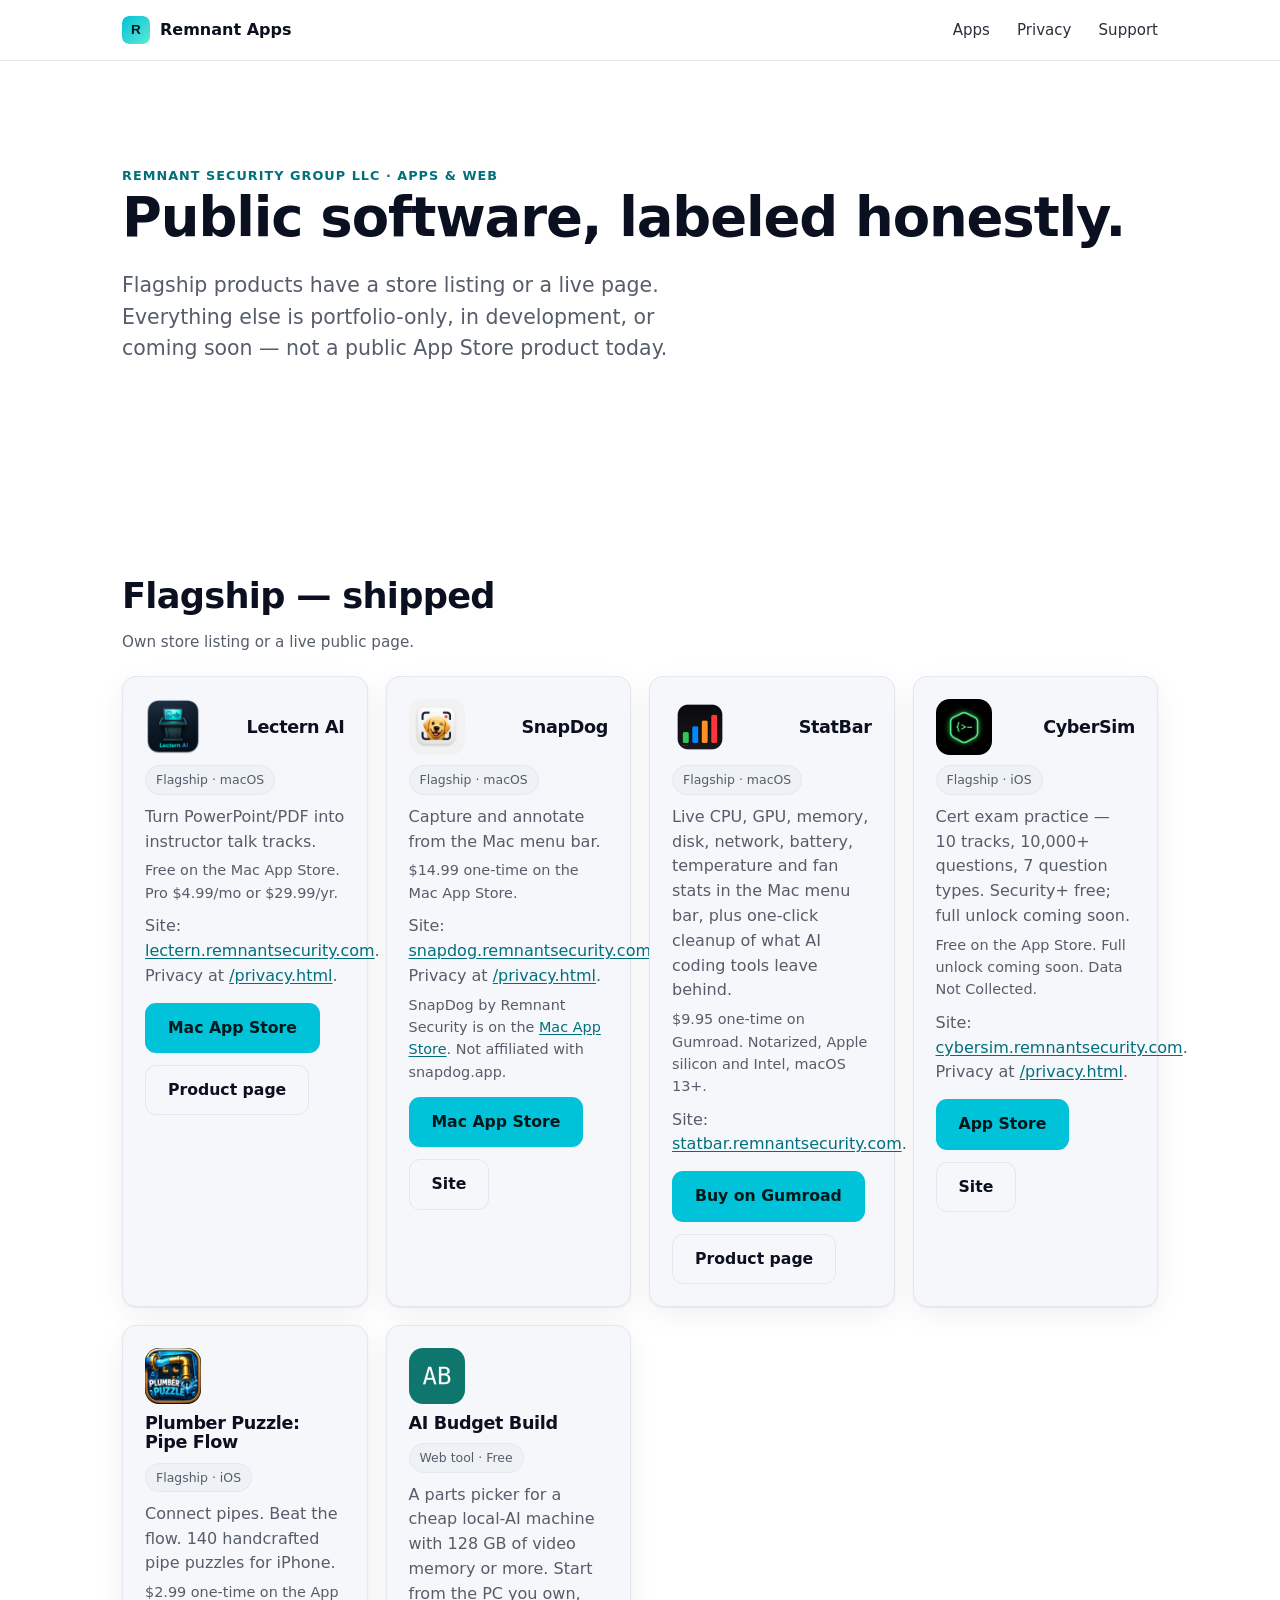
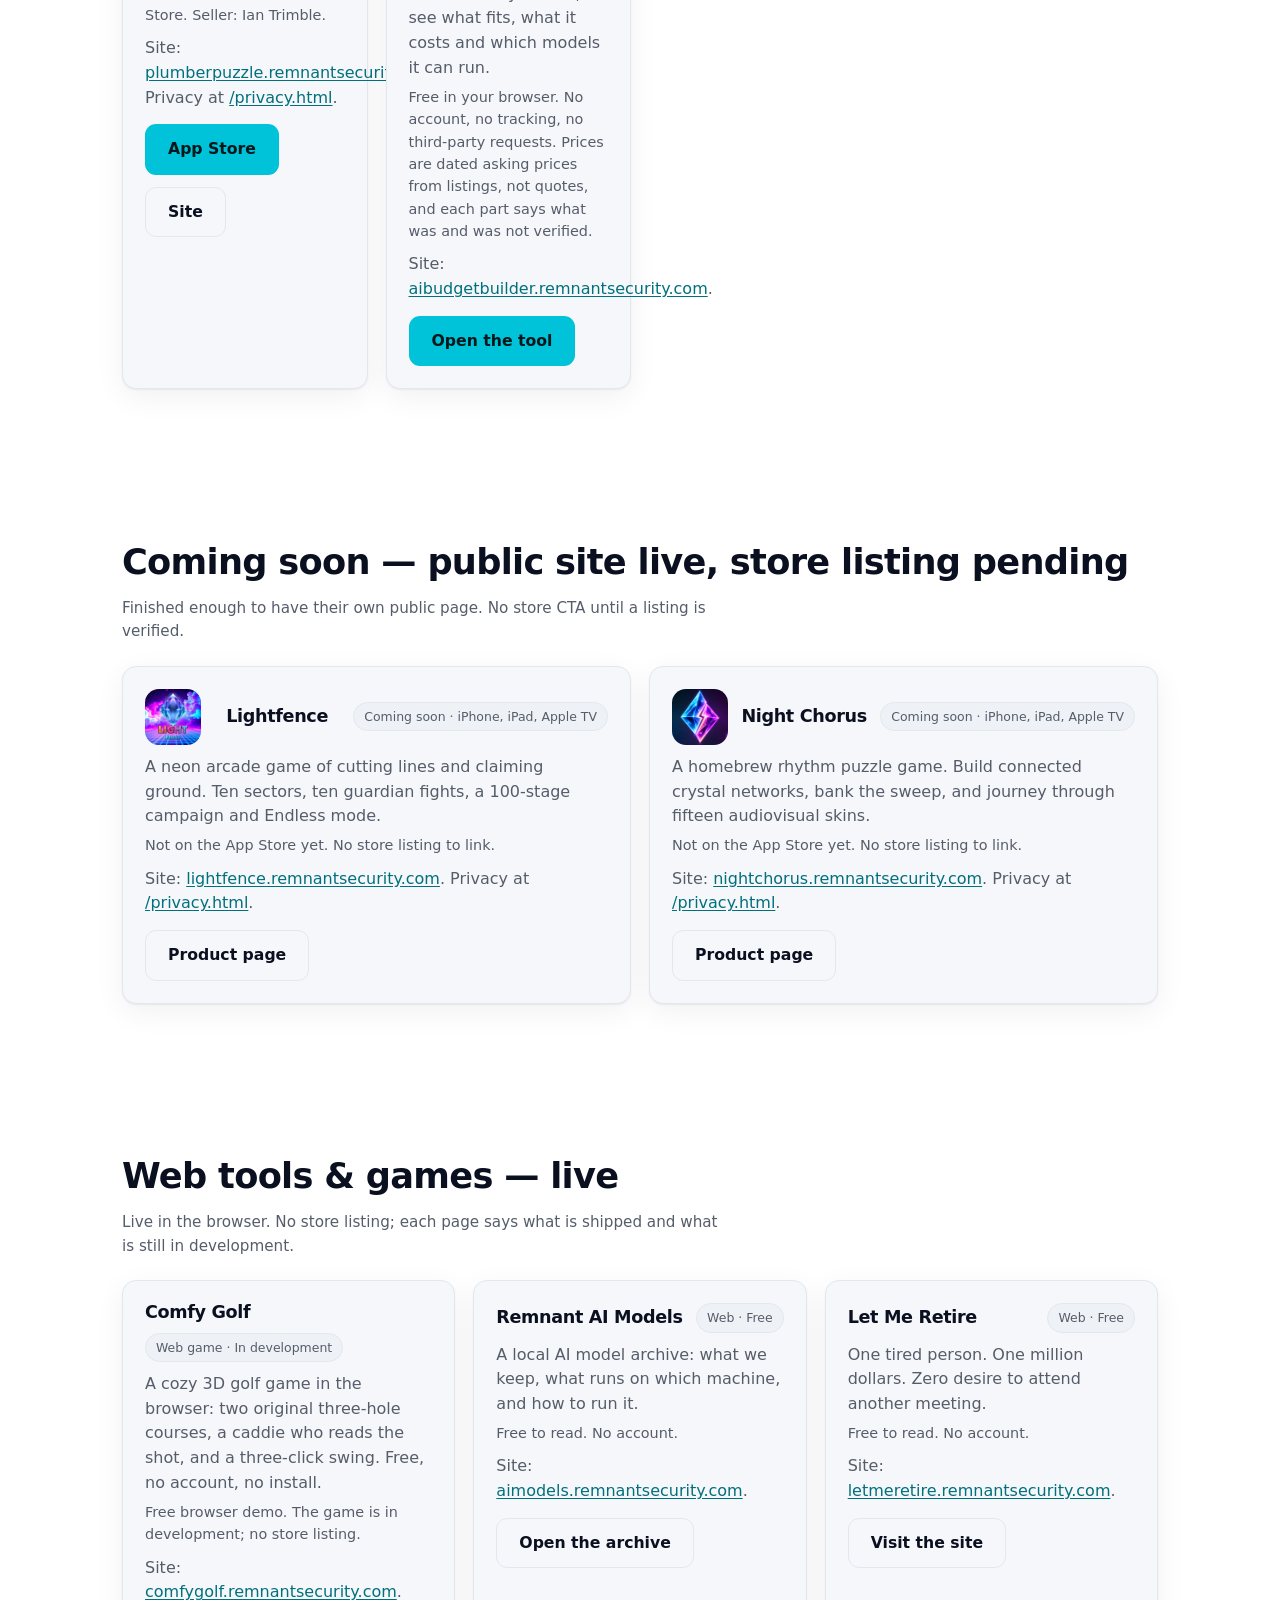
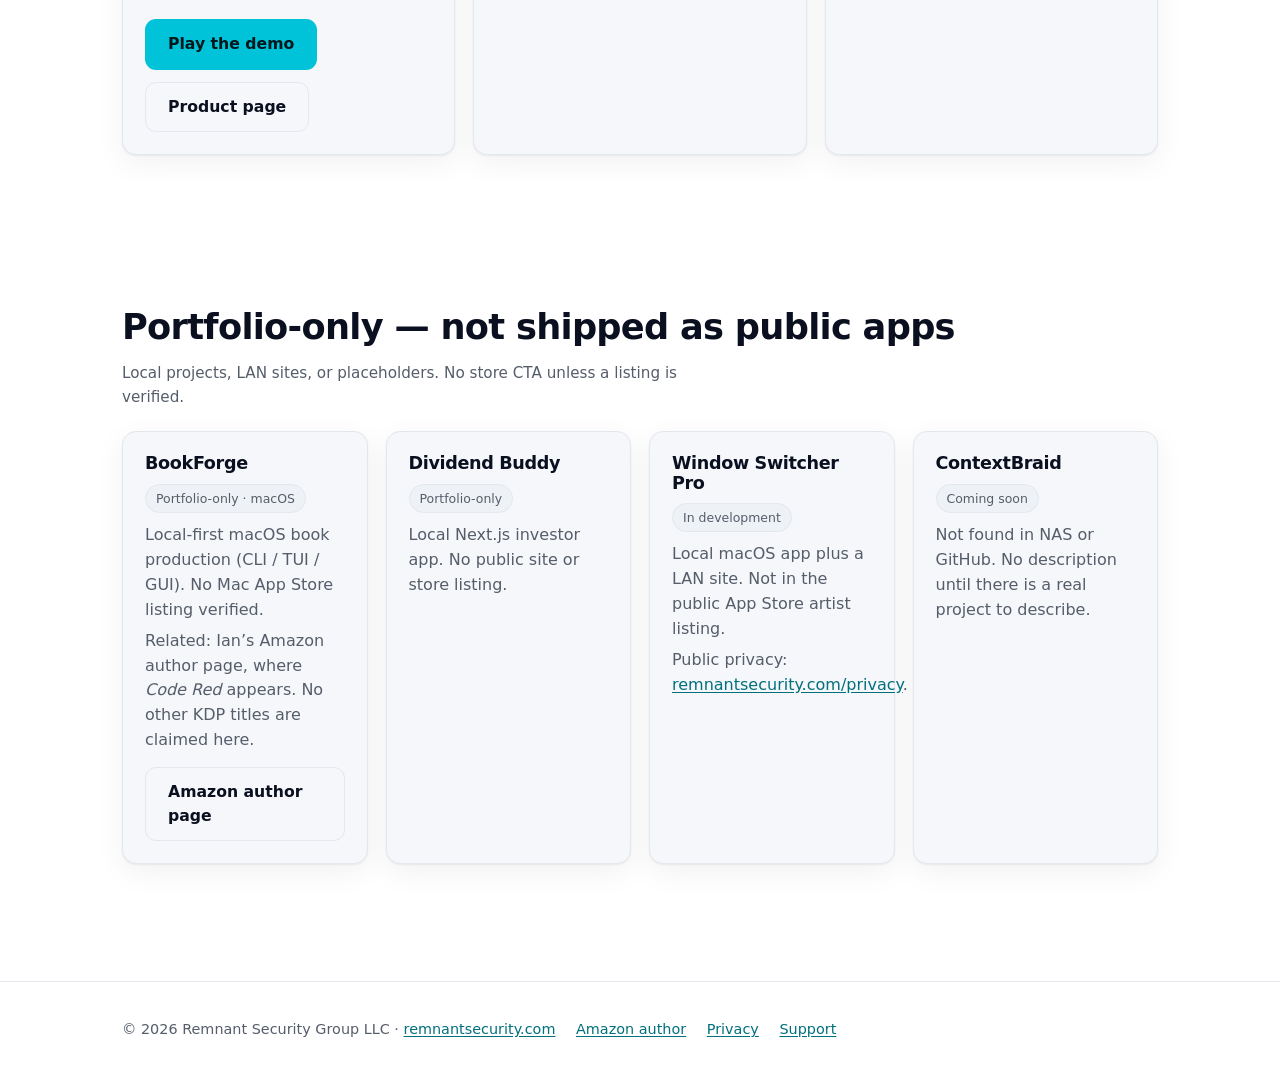
<file: index.html>
<!doctype html>
<html lang="en">
<head>
  <meta charset="utf-8">
  <meta name="viewport" content="width=device-width, initial-scale=1">
  <title>Remnant Security Apps &amp; Web — public software</title>
  <meta name="description" content="Public apps and web tools from Remnant Security Group LLC: Lectern AI, SnapDog, StatBar, CyberSim, Plumber Puzzle: Pipe Flow, Lightfence and Night Chorus, Comfy Golf, AI Budget Build, Remnant AI Models and Let Me Retire.">
  <link rel="canonical" href="https://apps.remnantsecurity.com/">
  <link rel="icon" href="/favicon.svg" type="image/svg+xml">
  <link rel="stylesheet" href="/styles.css">
  <style>:root{ --accent: #00C2D8; }</style>
  <style>
    .card-top { display:flex; align-items:center; justify-content:space-between; gap:10px; margin-bottom:10px; flex-wrap:wrap; }
    .card h3 { margin:0; }
    .card .meta { color:var(--muted); font-size:.9rem; margin:.35em 0 .7em; }
    .card .actions { margin-top:14px; }
    .note { color:var(--muted); font-size:.95rem; max-width:62ch; }
    .draft { margin:18px 0 0; padding:10px 14px; border:1px dashed var(--border); border-radius:10px; color:var(--muted); font-size:.88rem; }
  </style>
  <meta property="og:title" content="Remnant Security Apps &amp; Web — public software">
  <meta property="og:description" content="Public apps and web tools from Remnant Security Group LLC: Lectern AI, SnapDog, StatBar, CyberSim, Plumber Puzzle: Pipe Flow, Lightfence and Night Chorus, Comfy Golf, AI Budget Build, Remnant AI Models and Let Me Retire.">
  <meta property="og:image" content="https://apps.remnantsecurity.com/og-card.png">
  <meta property="og:image:width" content="1200">
  <meta property="og:image:height" content="630">
  <meta property="og:image:alt" content="Remnant Security Apps: Lectern, SnapDog, CyberSim, Pipe Flow.">
  <meta name="twitter:image" content="https://apps.remnantsecurity.com/og-card.png">
  <meta property="og:url" content="https://apps.remnantsecurity.com/">
  <meta name="twitter:card" content="summary_large_image">
</head>
<body>
  <nav class="nav"><div class="nav-inner">
    <a class="brand" href="/"><img src="/favicon.svg" alt="">Remnant Apps</a>
    <div class="links">
      <a href="/">Apps</a>
      <a href="/privacy.html">Privacy</a>
      <a href="/support.html">Support</a>
    </div>
  </div></nav>

  <header class="hero"><div class="wrap">
    <span class="eyebrow">Remnant Security Group LLC · Apps &amp; Web</span>
    <h1>Public software, labeled honestly.</h1>
    <p class="lead">Flagship products have a store listing or a live page. Everything else is portfolio-only, in development, or coming soon — not a public App Store product today.</p>
      </div></header>

  <section><div class="wrap">
    <h2>Flagship — shipped</h2>
    <p class="note">Own store listing or a live public page.</p>
    <div class="grid" style="margin-top:22px">

      <article class="card">
        <div class="card-top">
          <img src="/icons/lectern.png" alt="" width="56" height="56" style="border-radius:14px;flex:0 0 auto">
          <h3>Lectern AI</h3>
          <span class="badge">Flagship · macOS</span>
        </div>
        <p>Turn PowerPoint/PDF into instructor talk tracks.</p>
        <p class="meta">Free on the Mac App Store. Pro $4.99/mo or $29.99/yr.</p>
        <p>Site: <a href="https://lectern.remnantsecurity.com/">lectern.remnantsecurity.com</a>. Privacy at <a href="https://lectern.remnantsecurity.com/privacy.html">/privacy.html</a>.</p>
        <div class="actions">
          <a class="button primary" href="https://apps.apple.com/us/app/lectern-ai/id6761786041?mt=12">Mac App Store</a>
          <a class="button secondary" href="https://lectern.remnantsecurity.com/">Product page</a>
        </div>
      </article>

      <article class="card">
        <div class="card-top">
          <img src="/icons/snapdog.png" alt="" width="56" height="56" style="border-radius:14px;flex:0 0 auto">
          <h3>SnapDog</h3>
          <span class="badge">Flagship · macOS</span>
        </div>
        <p>Capture and annotate from the Mac menu bar.</p>
        <p class="meta">$14.99 one-time on the Mac App Store.</p>
        <p>Site: <a href="https://snapdog.remnantsecurity.com">snapdog.remnantsecurity.com</a>. Privacy at <a href="https://snapdog.remnantsecurity.com/privacy.html">/privacy.html</a>.</p>
        <p class="meta">SnapDog by Remnant Security is on the <a href="https://apps.apple.com/us/app/snapdog-capture-annotate/id6783121166?mt=12">Mac App Store</a>. Not affiliated with snapdog.app.</p>
        <div class="actions">
          <a class="button primary" href="https://apps.apple.com/us/app/snapdog-capture-annotate/id6783121166?mt=12">Mac App Store</a>
          <a class="button secondary" href="https://snapdog.remnantsecurity.com">Site</a>
        </div>
      </article>

      <article class="card">
        <div class="card-top">
          <img src="/icons/statbar.png" alt="" width="56" height="56" style="border-radius:14px;flex:0 0 auto">
          <h3>StatBar</h3>
          <span class="badge">Flagship · macOS</span>
        </div>
        <p>Live CPU, GPU, memory, disk, network, battery, temperature and fan stats in the Mac menu bar, plus one-click cleanup of what AI coding tools leave behind.</p>
        <p class="meta">$9.95 one-time on Gumroad. Notarized, Apple silicon and Intel, macOS 13+.</p>
        <p>Site: <a href="https://statbar.remnantsecurity.com/">statbar.remnantsecurity.com</a>.</p>
        <div class="actions">
          <a class="button primary" href="https://remnantsecurity.gumroad.com/l/statbar">Buy on Gumroad</a>
          <a class="button secondary" href="https://statbar.remnantsecurity.com/">Product page</a>
        </div>
      </article>


      <article class="card">
        <div class="card-top">
          <img src="/icons/cybersim.png" alt="" width="56" height="56" style="border-radius:14px;flex:0 0 auto">
          <h3>CyberSim</h3>
          <span class="badge">Flagship · iOS</span>
        </div>
        <p>Cert exam practice — 10 tracks, 10,000+ questions, 7 question types. Security+ free; full unlock coming soon.</p>
        <p class="meta">Free on the App Store. Full unlock coming soon. Data Not Collected.</p>
        <p>Site: <a href="https://cybersim.remnantsecurity.com/">cybersim.remnantsecurity.com</a>. Privacy at <a href="https://cybersim.remnantsecurity.com/privacy.html">/privacy.html</a>.</p>
        <div class="actions">
          <a class="button primary" href="https://apps.apple.com/us/app/cybersim-cert-exam-practice/id6762009652?ct=EXP-20260908-CYBERSIM-SITE-01">App Store</a>
          <a class="button secondary" href="https://cybersim.remnantsecurity.com/">Site</a>
        </div>
      </article>

      <article class="card">
        <div class="card-top">
          <img src="/icons/pipe-flow.png" alt="" width="56" height="56" style="border-radius:14px;flex:0 0 auto">
          <h3>Plumber Puzzle: Pipe Flow</h3>
          <span class="badge">Flagship · iOS</span>
        </div>
        <p>Connect pipes. Beat the flow. 140 handcrafted pipe puzzles for iPhone.</p>
        <p class="meta">$2.99 one-time on the App Store. Seller: Ian Trimble.</p>
        <p>Site: <a href="https://plumberpuzzle.remnantsecurity.com/">plumberpuzzle.remnantsecurity.com</a>. Privacy at <a href="https://plumberpuzzle.remnantsecurity.com/privacy.html">/privacy.html</a>.</p>
        <div class="actions">
          <a class="button primary" href="https://apps.apple.com/us/app/plumber-puzzle-pipe-flow/id6789703995">App Store</a>
          <a class="button secondary" href="https://plumberpuzzle.remnantsecurity.com/">Site</a>
        </div>
      </article>

      <article class="card">
        <div class="card-top">
          <img src="/icons/aibudgetbuild.png" alt="" width="56" height="56" style="border-radius:14px;flex:0 0 auto">
          <h3>AI Budget Build</h3>
          <span class="badge">Web tool · Free</span>
        </div>
        <p>A parts picker for a cheap local-AI machine with 128 GB of video memory or more. Start from the PC you own, see what fits, what it costs and which models it can run.</p>
        <p class="meta">Free in your browser. No account, no tracking, no third-party requests. Prices are dated asking prices from listings, not quotes, and each part says what was and was not verified.</p>
        <p>Site: <a href="https://aibudgetbuilder.remnantsecurity.com/">aibudgetbuilder.remnantsecurity.com</a>.</p>
        <div class="actions">
          <a class="button primary" href="https://aibudgetbuilder.remnantsecurity.com/">Open the tool</a>
        </div>
      </article>

    </div>
  </div></section>

  <section><div class="wrap">
    <h2>Coming soon — public site live, store listing pending</h2>
    <p class="note">Finished enough to have their own public page. No store CTA until a listing is verified.</p>
    <div class="grid" style="margin-top:22px">

      <article class="card">
        <div class="card-top">
          <img src="/icons/lightfence.png" alt="" width="56" height="56" style="border-radius:14px;flex:0 0 auto">
          <h3>Lightfence</h3>
          <span class="badge">Coming soon · iPhone, iPad, Apple TV</span>
        </div>
        <p>A neon arcade game of cutting lines and claiming ground. Ten sectors, ten guardian fights, a 100-stage campaign and Endless mode.</p>
        <p class="meta">Not on the App Store yet. No store listing to link.</p>
        <p>Site: <a href="https://lightfence.remnantsecurity.com/">lightfence.remnantsecurity.com</a>. Privacy at <a href="https://lightfence.remnantsecurity.com/privacy.html">/privacy.html</a>.</p>
        <div class="actions">
          <a class="button secondary" href="https://lightfence.remnantsecurity.com/">Product page</a>
        </div>
      </article>

      <article class="card">
        <div class="card-top">
          <img src="/icons/prismshift.png" alt="" width="56" height="56" style="border-radius:14px;flex:0 0 auto">
          <h3>Night Chorus</h3>
          <span class="badge">Coming soon · iPhone, iPad, Apple TV</span>
        </div>
        <p>A homebrew rhythm puzzle game. Build connected crystal networks, bank the sweep, and journey through fifteen audiovisual skins.</p>
        <p class="meta">Not on the App Store yet. No store listing to link.</p>
        <p>Site: <a href="https://nightchorus.remnantsecurity.com/">nightchorus.remnantsecurity.com</a>. Privacy at <a href="https://nightchorus.remnantsecurity.com/privacy.html">/privacy.html</a>.</p>
        <div class="actions">
          <a class="button secondary" href="https://nightchorus.remnantsecurity.com/">Product page</a>
        </div>
      </article>

    </div>
  </div></section>

  <section><div class="wrap">
    <h2>Web tools &amp; games — live</h2>
    <p class="note">Live in the browser. No store listing; each page says what is shipped and what is still in development.</p>
    <div class="grid" style="margin-top:22px">

      <article class="card">
        <div class="card-top">
          <h3>Comfy Golf</h3>
          <span class="badge">Web game · In development</span>
        </div>
        <p>A cozy 3D golf game in the browser: two original three-hole courses, a caddie who reads the shot, and a three-click swing. Free, no account, no install.</p>
        <p class="meta">Free browser demo. The game is in development; no store listing.</p>
        <p>Site: <a href="https://comfygolf.remnantsecurity.com/">comfygolf.remnantsecurity.com</a>.</p>
        <div class="actions">
          <a class="button primary" href="https://comfygolf.remnantsecurity.com/play/">Play the demo</a>
          <a class="button secondary" href="https://comfygolf.remnantsecurity.com/">Product page</a>
        </div>
      </article>

      <article class="card">
        <div class="card-top">
          <h3>Remnant AI Models</h3>
          <span class="badge">Web · Free</span>
        </div>
        <p>A local AI model archive: what we keep, what runs on which machine, and how to run it.</p>
        <p class="meta">Free to read. No account.</p>
        <p>Site: <a href="https://aimodels.remnantsecurity.com/">aimodels.remnantsecurity.com</a>.</p>
        <div class="actions">
          <a class="button secondary" href="https://aimodels.remnantsecurity.com/">Open the archive</a>
        </div>
      </article>

      <article class="card">
        <div class="card-top">
          <h3>Let Me Retire</h3>
          <span class="badge">Web · Free</span>
        </div>
        <p>One tired person. One million dollars. Zero desire to attend another meeting.</p>
        <p class="meta">Free to read. No account.</p>
        <p>Site: <a href="https://letmeretire.remnantsecurity.com/">letmeretire.remnantsecurity.com</a>.</p>
        <div class="actions">
          <a class="button secondary" href="https://letmeretire.remnantsecurity.com/">Visit the site</a>
        </div>
      </article>

    </div>
  </div></section>

  <section><div class="wrap">
    <h2>Portfolio-only — not shipped as public apps</h2>
    <p class="note">Local projects, LAN sites, or placeholders. No store CTA unless a listing is verified.</p>
    <div class="grid" style="margin-top:22px">

      <article class="card">
        <div class="card-top">
          <h3>BookForge</h3>
          <span class="badge">Portfolio-only · macOS</span>
        </div>
        <p>Local-first macOS book production (CLI / TUI / GUI). No Mac App Store listing verified.</p>
        <p>Related: Ian’s Amazon author page, where <em>Code Red</em> appears. No other KDP titles are claimed here.</p>
        <div class="actions">
          <a class="button secondary" href="https://www.amazon.com/stores/author/B0BRL7WV64">Amazon author page</a>
        </div>
      </article>

      <article class="card">
        <div class="card-top">
          <h3>Dividend Buddy</h3>
          <span class="badge">Portfolio-only</span>
        </div>
        <p>Local Next.js investor app. No public site or store listing.</p>
      </article>

      <article class="card">
        <div class="card-top">
          <h3>Window Switcher Pro</h3>
          <span class="badge">In development</span>
        </div>
        <p>Local macOS app plus a LAN site. Not in the public App Store artist listing.</p>
        <p>Public privacy: <a href="https://remnantsecurity.com/privacy">remnantsecurity.com/privacy</a>.</p>
      </article>

      <article class="card">
        <div class="card-top">
          <h3>ContextBraid</h3>
          <span class="badge">Coming soon</span>
        </div>
        <p>Not found in NAS or GitHub. No description until there is a real project to describe.</p>
      </article>

    </div>
  </div></section>

  <footer class="footer"><div class="wrap">
    © 2026 Remnant Security Group LLC ·
    <a href="https://remnantsecurity.com">remnantsecurity.com</a>
    <a href="https://www.amazon.com/stores/author/B0BRL7WV64">Amazon author</a>
    <a href="/privacy.html">Privacy</a>
    <a href="/support.html">Support</a>
  </div></footer>
<script src="/posthog.js"></script></body>
</html>
</file>
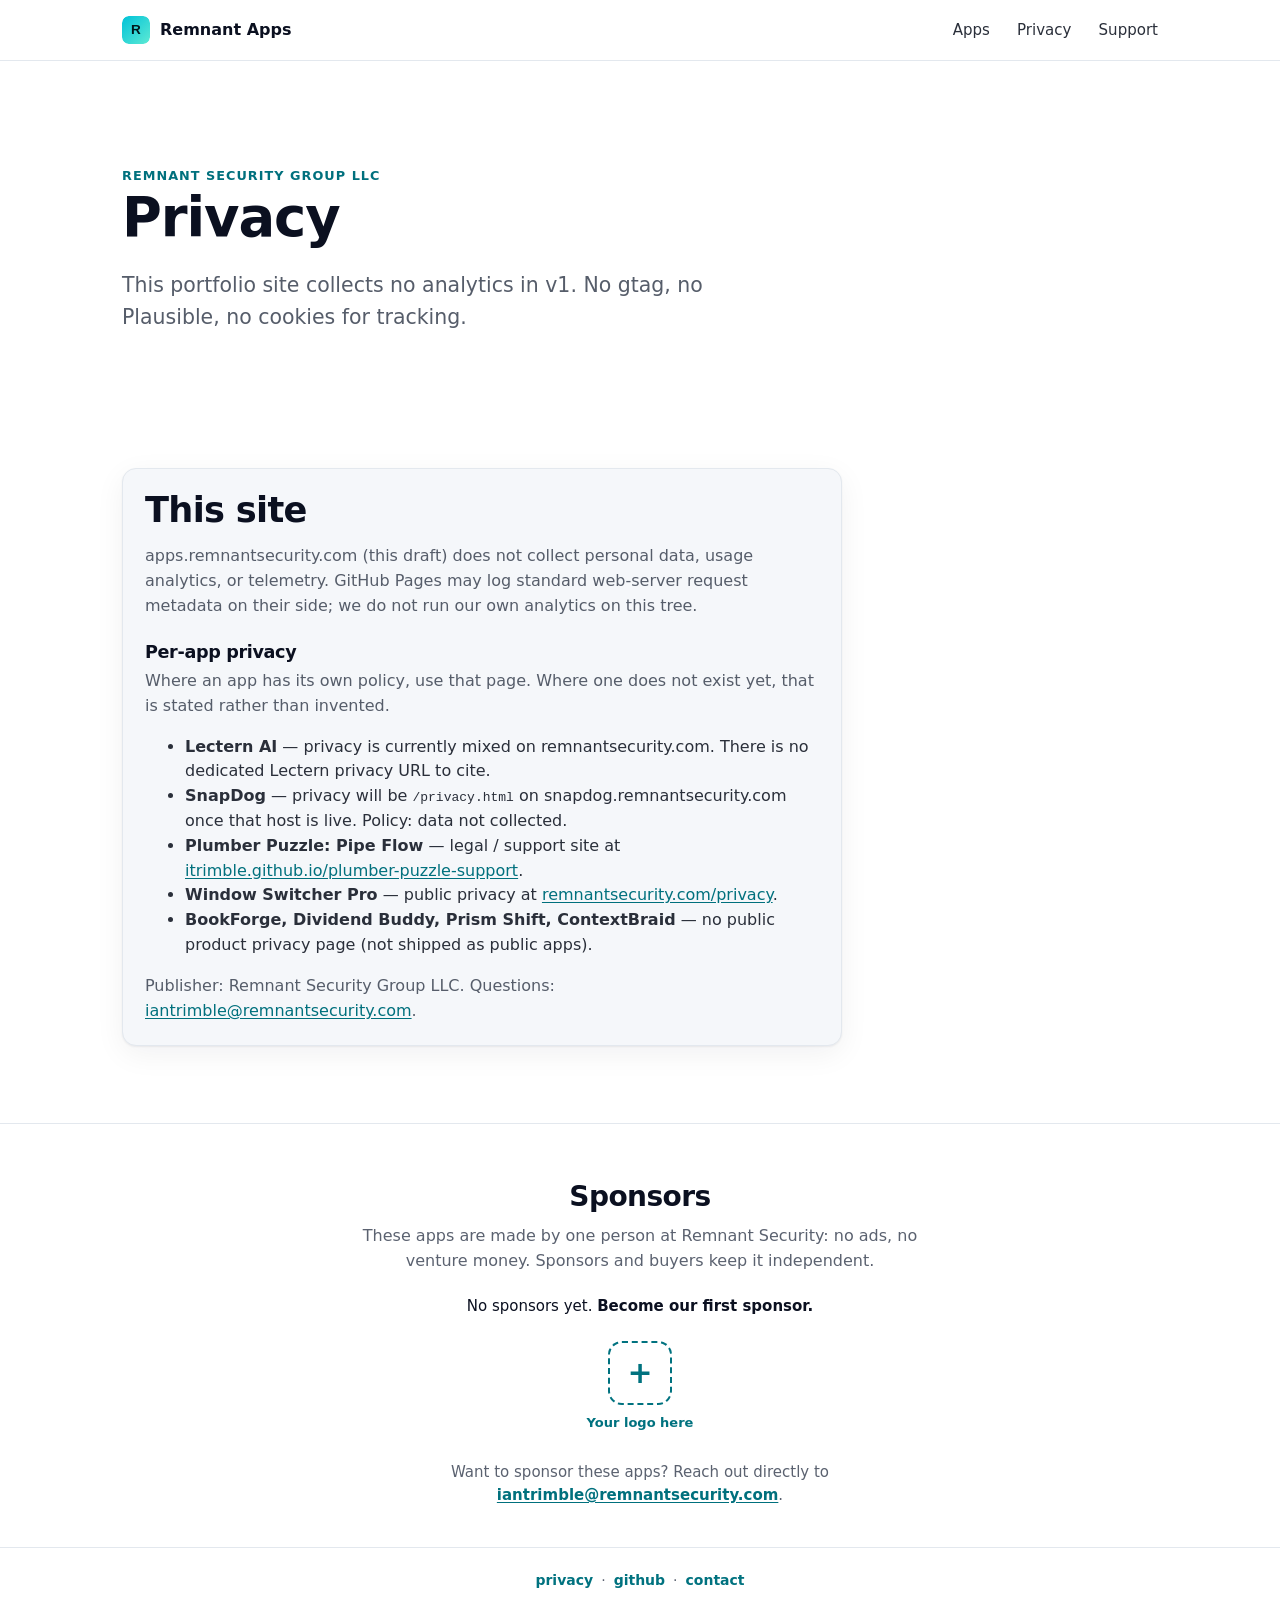
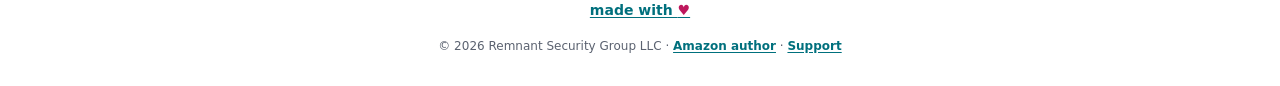
<file: privacy.html>
<!doctype html>
<html lang="en">
<head>
  <meta charset="utf-8">
  <meta name="viewport" content="width=device-width, initial-scale=1">
  <title>Privacy — Remnant Security Apps</title>
  <meta name="description" content="This portfolio site collects no analytics. Per-app privacy pages are linked where they exist. Publisher: Remnant Security Group LLC.">
  <link rel="canonical" href="https://apps.remnantsecurity.com/privacy.html">
  <link rel="icon" href="/favicon.svg" type="image/svg+xml">
  <link rel="stylesheet" href="/styles.css">
  <style>:root{ --accent: #00C2D8; }</style>
  <style>
    .card-top { display:flex; align-items:center; justify-content:space-between; gap:10px; margin-bottom:10px; flex-wrap:wrap; }
    .card h3 { margin:0; }
    .card .meta { color:var(--muted); font-size:.9rem; margin:.35em 0 .7em; }
    .card .actions { margin-top:14px; }
    .note { color:var(--muted); font-size:.95rem; max-width:62ch; }
    .draft { margin:18px 0 0; padding:10px 14px; border:1px dashed var(--border); border-radius:10px; color:var(--muted); font-size:.88rem; }
  </style>
  <meta property="og:title" content="Privacy — Remnant Security Apps">
  <meta property="og:description" content="This portfolio site collects no analytics. Per-app privacy pages are linked where they exist. Publisher: Remnant Security Group LLC.">
  <meta property="og:image" content="https://apps.remnantsecurity.com/og.svg">
  <meta property="og:url" content="https://apps.remnantsecurity.com/privacy.html">
  <meta name="twitter:card" content="summary_large_image">
<link rel="stylesheet" href="/sponsors.css">
</head>
<body>
  <nav class="nav"><div class="nav-inner">
    <a class="brand" href="/"><img src="/favicon.svg" alt="">Remnant Apps</a>
    <div class="links">
      <a href="/">Apps</a>
      <a href="/privacy.html">Privacy</a>
      <a href="/support.html">Support</a>
    </div>
  </div></nav>

  <header class="hero"><div class="wrap">
    <span class="eyebrow">Remnant Security Group LLC</span>
    <h1>Privacy</h1>
    <p class="lead">This portfolio site collects no analytics in v1. No gtag, no Plausible, no cookies for tracking.</p>
  </div></header>

  <section style="padding-top:0"><div class="wrap">
    <div class="card" style="max-width:720px">
      <h2>This site</h2>
      <p>apps.remnantsecurity.com (this draft) does not collect personal data, usage analytics, or telemetry. GitHub Pages may log standard web-server request metadata on their side; we do not run our own analytics on this tree.</p>
      <h3 style="margin-top:1.4em">Per-app privacy</h3>
      <p>Where an app has its own policy, use that page. Where one does not exist yet, that is stated rather than invented.</p>
      <ul>
        <li><strong>Lectern AI</strong> — privacy is currently mixed on remnantsecurity.com. There is no dedicated Lectern privacy URL to cite.</li>
        <li><strong>SnapDog</strong> — privacy will be <code>/privacy.html</code> on snapdog.remnantsecurity.com once that host is live. Policy: data not collected.</li>
        <li><strong>Plumber Puzzle: Pipe Flow</strong> — legal / support site at <a href="https://itrimble.github.io/plumber-puzzle-support/">itrimble.github.io/plumber-puzzle-support</a>.</li>
        <li><strong>Window Switcher Pro</strong> — public privacy at <a href="https://remnantsecurity.com/privacy">remnantsecurity.com/privacy</a>.</li>
        <li><strong>BookForge, Dividend Buddy, Prism Shift, ContextBraid</strong> — no public product privacy page (not shipped as public apps).</li>
      </ul>
      <p>Publisher: Remnant Security Group LLC. Questions: <a href="mailto:iantrimble@remnantsecurity.com">iantrimble@remnantsecurity.com</a>.</p>
    </div>
  </div></section>

  <!-- TODO(sponsors): flip data-sponsors-live to "true" when https://github.com/sponsors/itrimble is live -->
<section class="sp sp-sponsors" data-sponsors-live="false" aria-labelledby="sp-h"><div class="sp-wrap">
  <h2 id="sp-h">Sponsors</h2>
  <p class="sp-indie">These apps are made by one person at Remnant Security: no ads, no venture money. Sponsors and buyers keep it independent.</p>
  <p class="sp-empty">No sponsors yet. <strong>Become our first sponsor.</strong></p>
  <ul class="sp-row"><li><a class="sp-tile" href="mailto:iantrimble@remnantsecurity.com?subject=Remnant%20apps%20sponsorship" data-live-href="https://github.com/sponsors/itrimble" aria-label="Your logo here: become the first sponsor of these apps"><span class="sp-slot" aria-hidden="true">+</span><span>Your logo here</span></a></li></ul>
  <p class="sp-cta">Want to sponsor these apps? <span data-show-when="live">Use <a href="mailto:iantrimble@remnantsecurity.com?subject=Remnant%20apps%20sponsorship" data-live-href="https://github.com/sponsors/itrimble">GitHub Sponsors</a> or reach</span><span data-show-when="pending">Reach</span> out directly to <a href="mailto:iantrimble@remnantsecurity.com?subject=Remnant%20apps%20sponsorship">iantrimble@remnantsecurity.com</a>.</p>
</div></section>
<footer class="sp sp-foot"><div class="sp-wrap">
  <nav aria-label="Footer"><a href="/privacy.html">privacy</a><span aria-hidden="true">·</span><a href="https://github.com/itrimble/apps-site" rel="noopener">github</a><span aria-hidden="true">·</span><a href="mailto:iantrimble@remnantsecurity.com">contact</a></nav>
  <p class="sp-made"><a href="https://remnantsecurity.com">made with <span class="sp-heart" aria-hidden="true">♥</span><span class="sp-sr">love</span></a></p>
  <p class="sp-legal"><span class="sp-nw">© 2026 Remnant Security Group LLC</span> · <span class="sp-nw"><a href="https://www.amazon.com/stores/author/B0BRL7WV64">Amazon author</a></span> · <span class="sp-nw"><a href="/support.html">Support</a></span></p>
</div></footer>
<script src="/sponsors.js"></script>
<script src="/posthog.js"></script></body>
</html>
</file>
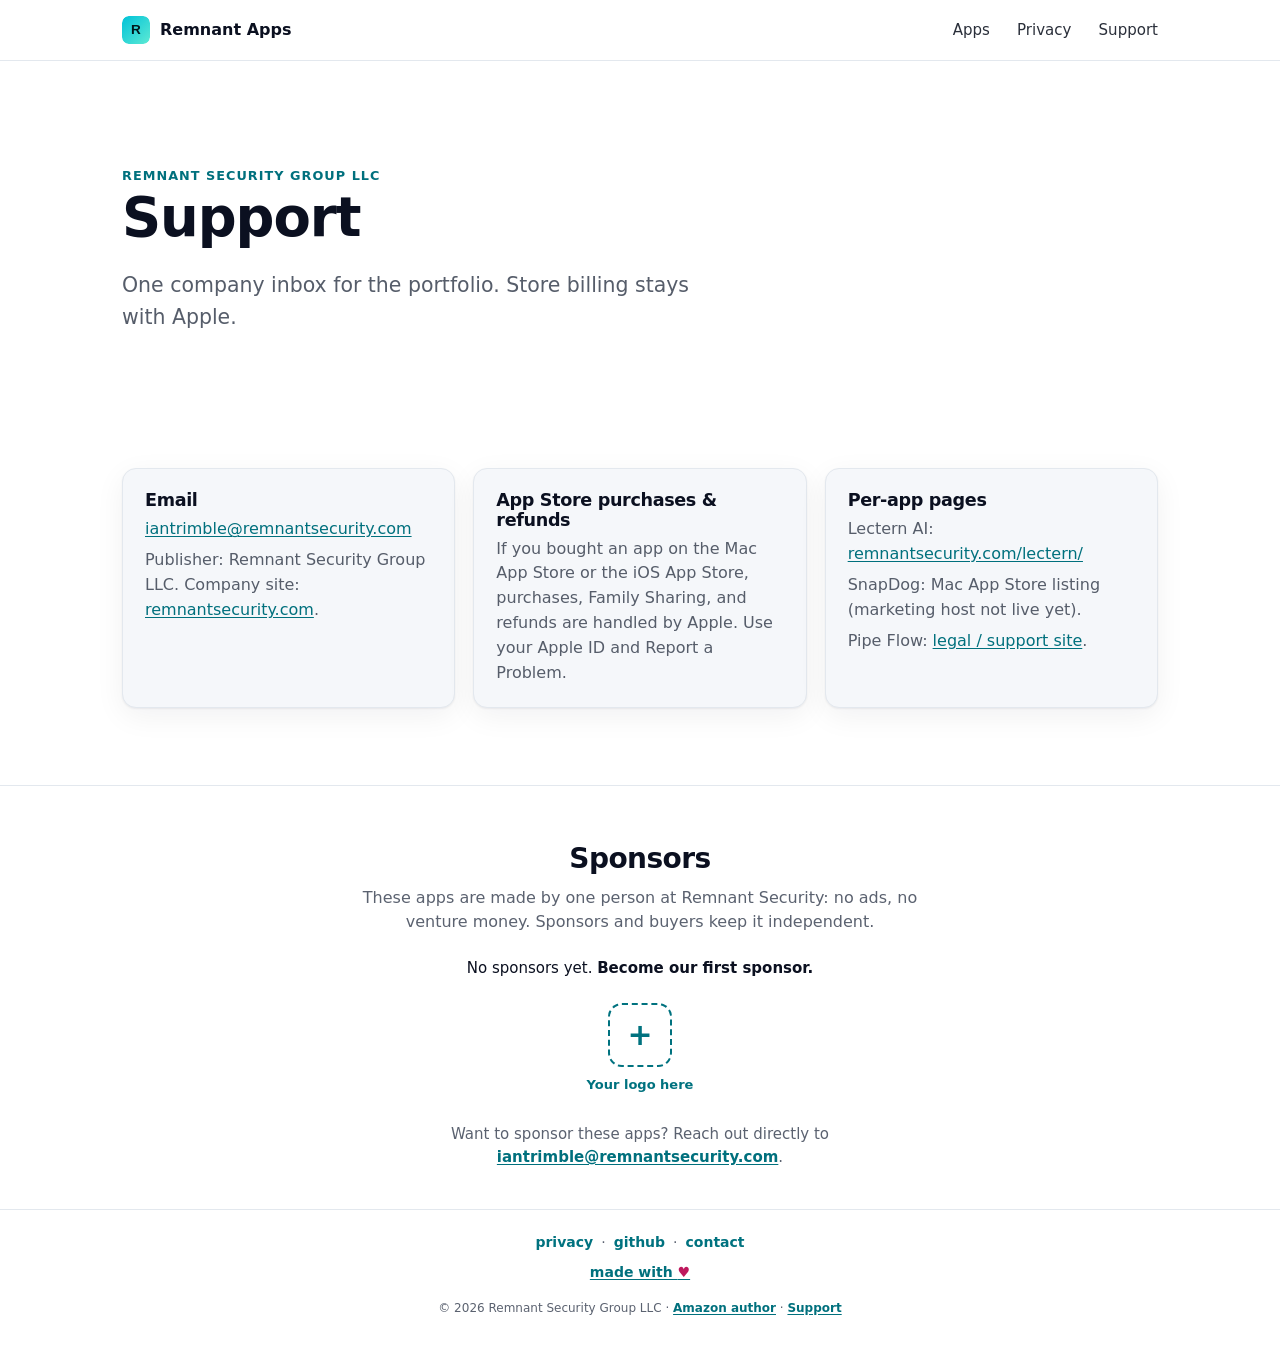
<file: support.html>
<!doctype html>
<html lang="en">
<head>
  <meta charset="utf-8">
  <meta name="viewport" content="width=device-width, initial-scale=1">
  <title>Support — Remnant Security Apps</title>
  <meta name="description" content="Support for Remnant Security Group LLC apps: email iantrimble@remnantsecurity.com. App Store purchases and refunds go through Apple.">
  <link rel="canonical" href="https://apps.remnantsecurity.com/support.html">
  <link rel="icon" href="/favicon.svg" type="image/svg+xml">
  <link rel="stylesheet" href="/styles.css">
  <style>:root{ --accent: #00C2D8; }</style>
  <style>
    .card-top { display:flex; align-items:center; justify-content:space-between; gap:10px; margin-bottom:10px; flex-wrap:wrap; }
    .card h3 { margin:0; }
    .card .meta { color:var(--muted); font-size:.9rem; margin:.35em 0 .7em; }
    .card .actions { margin-top:14px; }
    .note { color:var(--muted); font-size:.95rem; max-width:62ch; }
    .draft { margin:18px 0 0; padding:10px 14px; border:1px dashed var(--border); border-radius:10px; color:var(--muted); font-size:.88rem; }
  </style>
  <meta property="og:title" content="Support — Remnant Security Apps">
  <meta property="og:description" content="Support for Remnant Security Group LLC apps: email iantrimble@remnantsecurity.com. App Store purchases and refunds go through Apple.">
  <meta property="og:image" content="https://apps.remnantsecurity.com/og.svg">
  <meta property="og:url" content="https://apps.remnantsecurity.com/support.html">
  <meta name="twitter:card" content="summary_large_image">
<link rel="stylesheet" href="/sponsors.css">
</head>
<body>
  <nav class="nav"><div class="nav-inner">
    <a class="brand" href="/"><img src="/favicon.svg" alt="">Remnant Apps</a>
    <div class="links">
      <a href="/">Apps</a>
      <a href="/privacy.html">Privacy</a>
      <a href="/support.html">Support</a>
    </div>
  </div></nav>

  <header class="hero"><div class="wrap">
    <span class="eyebrow">Remnant Security Group LLC</span>
    <h1>Support</h1>
    <p class="lead">One company inbox for the portfolio. Store billing stays with Apple.</p>
  </div></header>

  <section style="padding-top:0"><div class="wrap">
    <div class="grid">
      <article class="card">
        <h3>Email</h3>
        <p><a href="mailto:iantrimble@remnantsecurity.com">iantrimble@remnantsecurity.com</a></p>
        <p>Publisher: Remnant Security Group LLC. Company site: <a href="https://remnantsecurity.com">remnantsecurity.com</a>.</p>
      </article>
      <article class="card">
        <h3>App Store purchases &amp; refunds</h3>
        <p>If you bought an app on the Mac App Store or the iOS App Store, purchases, Family Sharing, and refunds are handled by Apple. Use your Apple ID and Report a Problem.</p>
      </article>
      <article class="card">
        <h3>Per-app pages</h3>
        <p>Lectern AI: <a href="https://remnantsecurity.com/lectern/">remnantsecurity.com/lectern/</a></p>
        <p>SnapDog: Mac App Store listing (marketing host not live yet).</p>
        <p>Pipe Flow: <a href="https://itrimble.github.io/plumber-puzzle-support/">legal / support site</a>.</p>
      </article>
    </div>
  </div></section>

  <!-- TODO(sponsors): flip data-sponsors-live to "true" when https://github.com/sponsors/itrimble is live -->
<section class="sp sp-sponsors" data-sponsors-live="false" aria-labelledby="sp-h"><div class="sp-wrap">
  <h2 id="sp-h">Sponsors</h2>
  <p class="sp-indie">These apps are made by one person at Remnant Security: no ads, no venture money. Sponsors and buyers keep it independent.</p>
  <p class="sp-empty">No sponsors yet. <strong>Become our first sponsor.</strong></p>
  <ul class="sp-row"><li><a class="sp-tile" href="mailto:iantrimble@remnantsecurity.com?subject=Remnant%20apps%20sponsorship" data-live-href="https://github.com/sponsors/itrimble" aria-label="Your logo here: become the first sponsor of these apps"><span class="sp-slot" aria-hidden="true">+</span><span>Your logo here</span></a></li></ul>
  <p class="sp-cta">Want to sponsor these apps? <span data-show-when="live">Use <a href="mailto:iantrimble@remnantsecurity.com?subject=Remnant%20apps%20sponsorship" data-live-href="https://github.com/sponsors/itrimble">GitHub Sponsors</a> or reach</span><span data-show-when="pending">Reach</span> out directly to <a href="mailto:iantrimble@remnantsecurity.com?subject=Remnant%20apps%20sponsorship">iantrimble@remnantsecurity.com</a>.</p>
</div></section>
<footer class="sp sp-foot"><div class="sp-wrap">
  <nav aria-label="Footer"><a href="/privacy.html">privacy</a><span aria-hidden="true">·</span><a href="https://github.com/itrimble/apps-site" rel="noopener">github</a><span aria-hidden="true">·</span><a href="mailto:iantrimble@remnantsecurity.com">contact</a></nav>
  <p class="sp-made"><a href="https://remnantsecurity.com">made with <span class="sp-heart" aria-hidden="true">♥</span><span class="sp-sr">love</span></a></p>
  <p class="sp-legal"><span class="sp-nw">© 2026 Remnant Security Group LLC</span> · <span class="sp-nw"><a href="https://www.amazon.com/stores/author/B0BRL7WV64">Amazon author</a></span> · <span class="sp-nw"><a href="/support.html">Support</a></span></p>
</div></footer>
<script src="/sponsors.js"></script>
<script src="/posthog.js"></script></body>
</html>
</file>
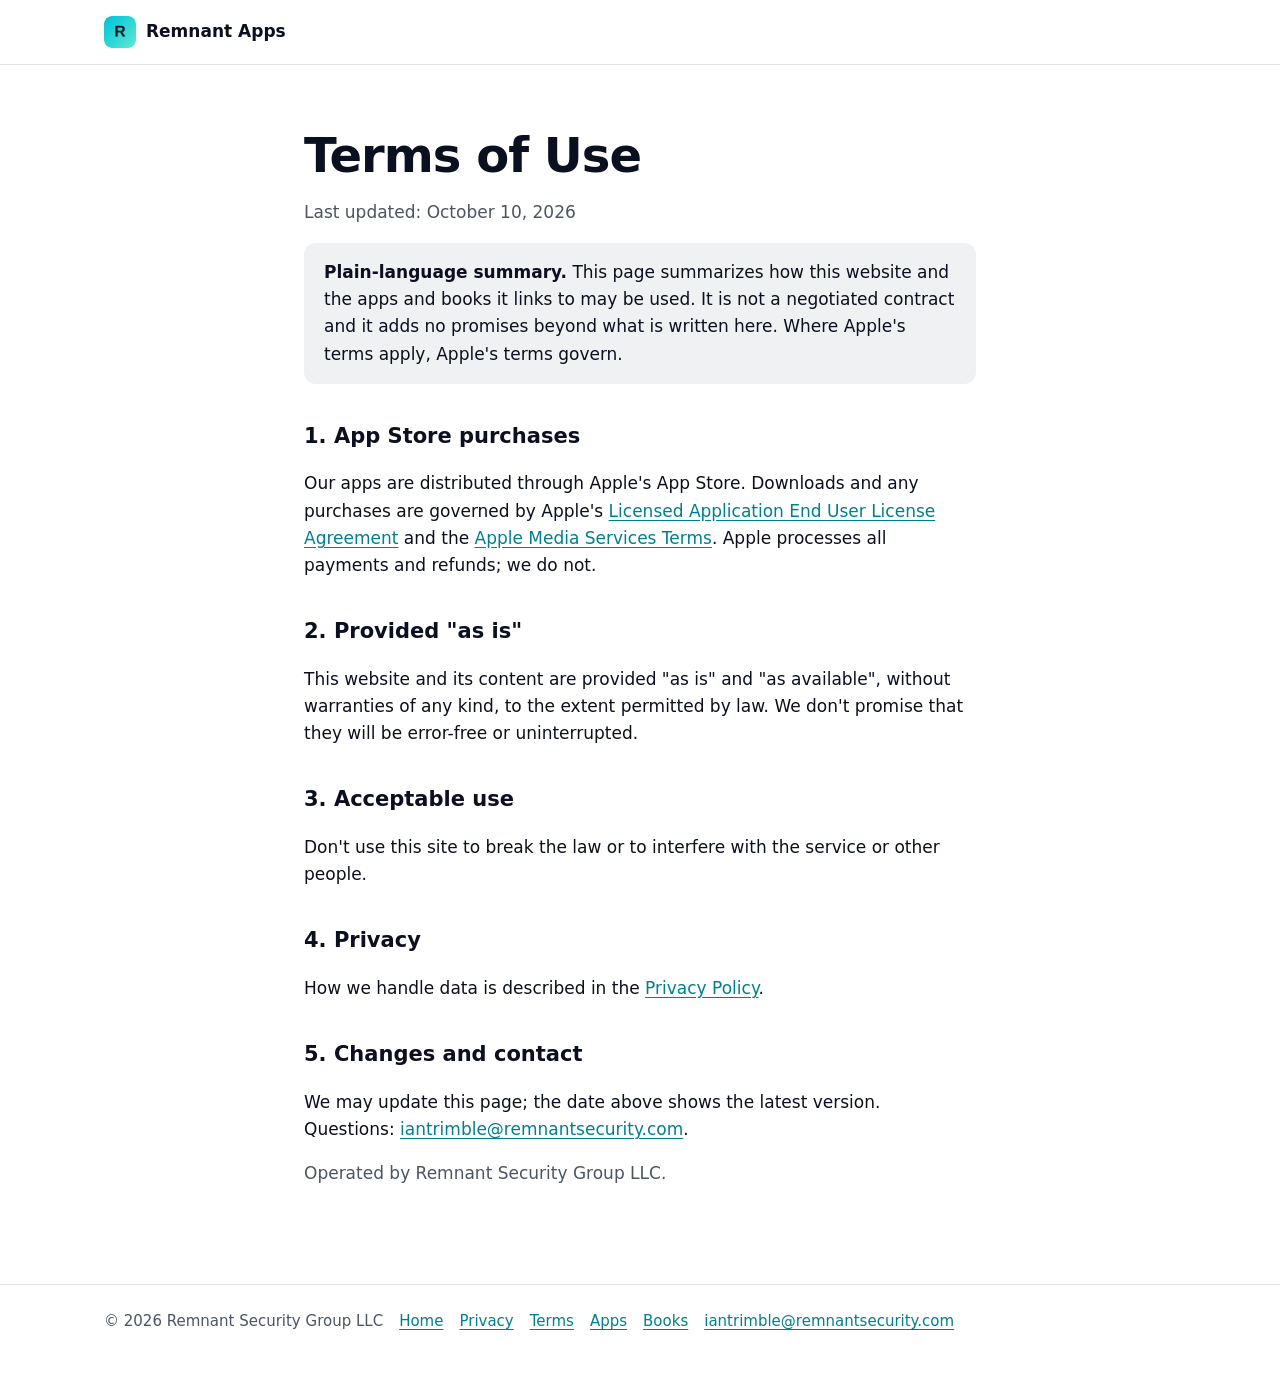
<file: terms.html>
<!doctype html>
<html lang="en">
<head>
<meta charset="utf-8">
<meta name="viewport" content="width=device-width, initial-scale=1">
<title>Terms of Use — Remnant Apps</title>
<meta name="description" content="Plain-language terms of use for Remnant Apps.">
<link rel="icon" href="/favicon.ico" sizes="any">
<link rel="apple-touch-icon" href="/apple-touch-icon.png">
<style>
*{box-sizing:border-box}body{margin:0;background:#ffffff;color:#0b1020;font-family:-apple-system,BlinkMacSystemFont,"Segoe UI",system-ui,sans-serif;font-size:17px;line-height:1.6;-webkit-font-smoothing:antialiased}
a{color:#007f8f;text-underline-offset:3px}a:focus-visible{outline:3px solid #007f8f;outline-offset:3px;border-radius:4px}
.wrap{max-width:720px;margin:0 auto;padding:0 24px}
header{border-bottom:1px solid color-mix(in srgb,#0b1020 12%,transparent)}header .wrap{display:flex;align-items:center;gap:12px;padding:16px 24px;max-width:1120px}
header a.brand{display:flex;align-items:center;gap:10px;font-weight:700;color:#0b1020;text-decoration:none}header img{border-radius:8px}
main{padding:64px 0 80px}h1{font-size:clamp(32px,5vw,48px);line-height:1.1;letter-spacing:-.02em;margin:0 0 12px}
h2{font-size:21px;margin:36px 0 8px}.muted{color:#4b5563}
.links{display:flex;flex-wrap:wrap;gap:12px;margin-top:28px}.links a{display:inline-block;padding:12px 20px;border-radius:999px;border:1px solid color-mix(in srgb,#0b1020 18%,transparent);text-decoration:none;font-weight:600;color:#0b1020}
.links a.primary{background:#007f8f;border-color:#007f8f;color:#fff}
.note{padding:16px 20px;border-radius:12px;background:color-mix(in srgb,#0b1020 6%,transparent);margin:0 0 24px}
footer{border-top:1px solid color-mix(in srgb,#0b1020 12%,transparent);padding:24px 0 40px;font-size:15px}footer .wrap{display:flex;flex-wrap:wrap;gap:16px;max-width:1120px}
</style>
</head>
<body>
<header><div class="wrap"><a class="brand" href="/"><img src="/apple-touch-icon.png" alt="" width="32" height="32">Remnant Apps</a></div></header>
<main id="main"><div class="wrap">
<h1>Terms of Use</h1>
<p class="muted">Last updated: October 10, 2026</p>
<p class="note"><strong>Plain-language summary.</strong> This page summarizes how this website and the apps and books it links to may be used. It is not a negotiated contract and it adds no promises beyond what is written here. Where Apple's terms apply, Apple's terms govern.</p>
<h2>1. App Store purchases</h2>
<p>Our apps are distributed through Apple's App Store. Downloads and any purchases are governed by Apple's <a href="https://www.apple.com/legal/internet-services/itunes/dev/stdeula/">Licensed Application End User License Agreement</a> and the <a href="https://www.apple.com/legal/internet-services/itunes/">Apple Media Services Terms</a>. Apple processes all payments and refunds; we do not.</p>

<h2>2. Provided "as is"</h2>
<p>This website and its content are provided "as is" and "as available", without warranties of any kind, to the extent permitted by law. We don't promise that they will be error-free or uninterrupted.</p>
<h2>3. Acceptable use</h2>
<p>Don't use this site to break the law or to interfere with the service or other people.</p>
<h2>4. Privacy</h2>
<p>How we handle data is described in the <a href="/privacy.html">Privacy Policy</a>.</p>
<h2>5. Changes and contact</h2>
<p>We may update this page; the date above shows the latest version. Questions: <a href="mailto:iantrimble@remnantsecurity.com">iantrimble@remnantsecurity.com</a>.</p>
<p class="muted">Operated by Remnant Security Group LLC.</p>
</div></main>
<footer><div class="wrap"><span class="muted">© 2026 Remnant Security Group LLC</span><a href="/">Home</a><a href="/privacy.html">Privacy</a><a href="/terms.html">Terms</a><a href="https://apps.remnantsecurity.com/">Apps</a><a href="https://books.remnantsecurity.com/">Books</a><a href="mailto:iantrimble@remnantsecurity.com">iantrimble@remnantsecurity.com</a></div></footer>
</body>
</html>
</file>
<file: styles.css>
/* ============================================================================
   Remnant Security — shared app-site design system (one stylesheet, all apps).
   Consistency: every app site uses THIS file unchanged. The only per-app knob is
   --accent (set it in a tiny inline <style> or a 1-line override). Light + dark.
   Replaces the two drifted token sets (App Switcher Pro cyan vs. old Apple grey).
   ========================================================================== */
:root {
  --accent: #00C2D8;            /* per-app override; default = Remnant cyan      */
  --accent-ink: #00181c;        /* text on accent buttons                        */
  --bg: #ffffff;
  --panel: #f5f7fa;
  --soft: #eef2f6;
  --ink: #0b1020;               /* headings / primary text                       */
  --text: #2a2f3a;             /* body text                                     */
  --muted: #6b7280;            /* secondary                                     */
  --border: #e3e8ee;
  --radius: 14px;
  --maxw: 1080px;
  --font: -apple-system, BlinkMacSystemFont, "SF Pro Display", "SF Pro Text", Inter, system-ui, sans-serif;
  --shadow: 0 1px 2px rgba(11,16,32,.06), 0 8px 30px rgba(11,16,32,.06);
}
@media (prefers-color-scheme: dark) {
  :root {
    --bg: #0b1020; --panel: #12172a; --soft: #161d33; --ink: #f3f6fc;
    --text: #d4dae8; --muted: #95a0b5; --border: #232c46;
    --shadow: 0 1px 2px rgba(0,0,0,.4), 0 10px 40px rgba(0,0,0,.35);
  }
}
* { box-sizing: border-box; }
html { scroll-behavior: smooth; }
body { margin: 0; font-family: var(--font); color: var(--text); background: var(--bg);
  -webkit-font-smoothing: antialiased; line-height: 1.55; }
h1,h2,h3 { color: var(--ink); line-height: 1.1; letter-spacing: -.02em; margin: 0 0 .4em; }
h1 { font-size: clamp(2rem, 4.5vw, 3.4rem); }
h2 { font-size: clamp(1.5rem, 3vw, 2.2rem); }
a { color: var(--accent); text-decoration: none; }
.wrap { max-width: var(--maxw); margin: 0 auto; padding: 0 22px; }

/* nav */
.nav { position: sticky; top: 0; z-index: 10; background: color-mix(in srgb, var(--bg) 86%, transparent);
  backdrop-filter: saturate(160%) blur(14px); border-bottom: 1px solid var(--border); }
.nav-inner { display: flex; align-items: center; justify-content: space-between; height: 60px; max-width: var(--maxw); margin: 0 auto; padding: 0 22px; }
.brand { display: flex; align-items: center; gap: 10px; font-weight: 650; color: var(--ink); }
.brand img { width: 28px; height: 28px; border-radius: 7px; }
.links a { color: var(--text); margin-left: 22px; font-size: .94rem; }
.links a:hover { color: var(--accent); }

/* hero */
.hero { padding: clamp(48px, 8vw, 104px) 0; }
.eyebrow { color: var(--accent); font-weight: 600; font-size: .8rem; text-transform: uppercase; letter-spacing: .08em; }
.lead { font-size: clamp(1.05rem, 1.6vw, 1.3rem); color: var(--muted); max-width: 46ch; margin: .8em 0 1.6em; }
.actions { display: flex; gap: 12px; flex-wrap: wrap; }
.button { display: inline-flex; align-items: center; gap: 8px; padding: 12px 22px; border-radius: 11px;
  font-weight: 600; font-size: .98rem; border: 1px solid transparent; transition: transform .08s ease, opacity .15s; }
.button:active { transform: translateY(1px); }
.button.primary { background: var(--accent); color: var(--accent-ink); }
.button.primary:hover { opacity: .9; }
.button.secondary { background: var(--panel); color: var(--ink); border-color: var(--border); }

/* sections + cards */
section { padding: clamp(40px, 6vw, 80px) 0; }
.grid { display: grid; gap: 18px; grid-template-columns: repeat(auto-fit, minmax(240px, 1fr)); }
.card { background: var(--panel); border: 1px solid var(--border); border-radius: var(--radius);
  padding: 22px; box-shadow: var(--shadow); }
.card h3 { font-size: 1.1rem; }
.card p { color: var(--muted); margin: .4em 0 0; }

/* pricing */
.price { font-size: 2.6rem; font-weight: 700; color: var(--ink); }
.price small { font-size: 1rem; color: var(--muted); font-weight: 500; }

/* footer */
.footer { border-top: 1px solid var(--border); color: var(--muted); font-size: .9rem; padding: 36px 0; margin-top: 40px; }
.footer a { color: var(--muted); margin-right: 16px; }
.footer a:hover { color: var(--accent); }
.badge { display: inline-block; padding: 4px 10px; border-radius: 999px; background: var(--soft);
  border: 1px solid var(--border); color: var(--muted); font-size: .78rem; }

/* a11y 2026-10-10: AA contrast for accent text, underlined in-text links, visible focus */
:root{--muted:#565d6a}
.eyebrow{color:#00707d}
p a:not(.button):not(.app-store-badge),li a:not(.button),.meta a,.footer a{color:#00707d;text-decoration:underline;text-underline-offset:2px}
a:focus-visible,button:focus-visible,summary:focus-visible,[tabindex]:focus-visible{outline:3px solid currentColor;outline-offset:3px;border-radius:4px}
</file>
<file: sponsors.css>
/* Sponsors section + minimal footer (Handy-style). All classes prefixed sp- to avoid clashes. */
.sp{--sp-link:#00727f;--sp-ink:#0b1020;--sp-muted:#5b6270;--sp-line:#e3e8ee;--sp-tile:#fff;--sp-heart:#be185d}
@media (prefers-color-scheme: dark){.sp{--sp-link:#00C2D8;--sp-ink:#f5f7fa;--sp-muted:#a7b0bf;--sp-line:#232a3d;--sp-tile:#121a2e;--sp-heart:#f472b6}}
.sp-wrap{max-width:1080px;margin:0 auto;padding:0 24px;box-sizing:border-box}
.sp-sponsors{padding:56px 0 40px;border-top:1px solid var(--sp-line);text-align:center;font-family:inherit}
.sp-sponsors h2{margin:0 0 10px;font-size:28px;line-height:1.2;letter-spacing:-.02em;color:var(--sp-ink)}
.sp-indie{max-width:560px;margin:0 auto 22px;color:var(--sp-muted);font-size:16px;line-height:1.55}
.sp-empty{margin:0 0 16px;color:var(--sp-ink);font-size:15px}
.sp-row{display:flex;justify-content:center;flex-wrap:wrap;gap:20px;margin:0 0 22px;padding:0;list-style:none}
.sp-sponsors a.sp-tile{display:inline-flex;flex-direction:column;align-items:center;gap:8px;margin:0;padding:6px;text-decoration:none;color:var(--sp-link);font-size:13px;font-weight:600;border-radius:14px}
.sp-slot{width:64px;height:64px;box-sizing:border-box;border:2px dashed var(--sp-link);border-radius:14px;display:flex;align-items:center;justify-content:center;font-size:30px;line-height:1;color:var(--sp-link);background:var(--sp-tile)}
.sp-tile:hover .sp-slot{border-style:solid}
.sp-cta{margin:0 auto;max-width:600px;color:var(--sp-muted);font-size:15px;line-height:1.55}
.sp a{color:var(--sp-link);font-weight:600;margin:0;padding:0;display:inline}
.sp a:focus-visible{outline:3px solid var(--sp-link);outline-offset:3px;border-radius:6px}
footer.sp-foot{padding:22px 0 30px;margin:0;color:var(--sp-muted);font-size:13px;border-top:1px solid var(--sp-line);text-align:center}
.sp-foot nav{display:flex;justify-content:center;flex-wrap:wrap;gap:8px;font-size:14px;margin:0}
.sp-made{margin:8px 0 14px;font-size:14px}
.sp-made a{text-decoration:none}
.sp-heart{color:var(--sp-heart)}
.sp-legal{font-size:12px;margin:0;line-height:1.7;color:var(--sp-muted)}
.sp-nw{white-space:nowrap}
.sp-sr{position:absolute;width:1px;height:1px;overflow:hidden;clip:rect(0 0 0 0);white-space:nowrap}
[data-show-when="live"]{display:none}
[data-sponsors-live="true"] [data-show-when="live"]{display:inline}
[data-sponsors-live="true"] [data-show-when="pending"]{display:none}
</file>
